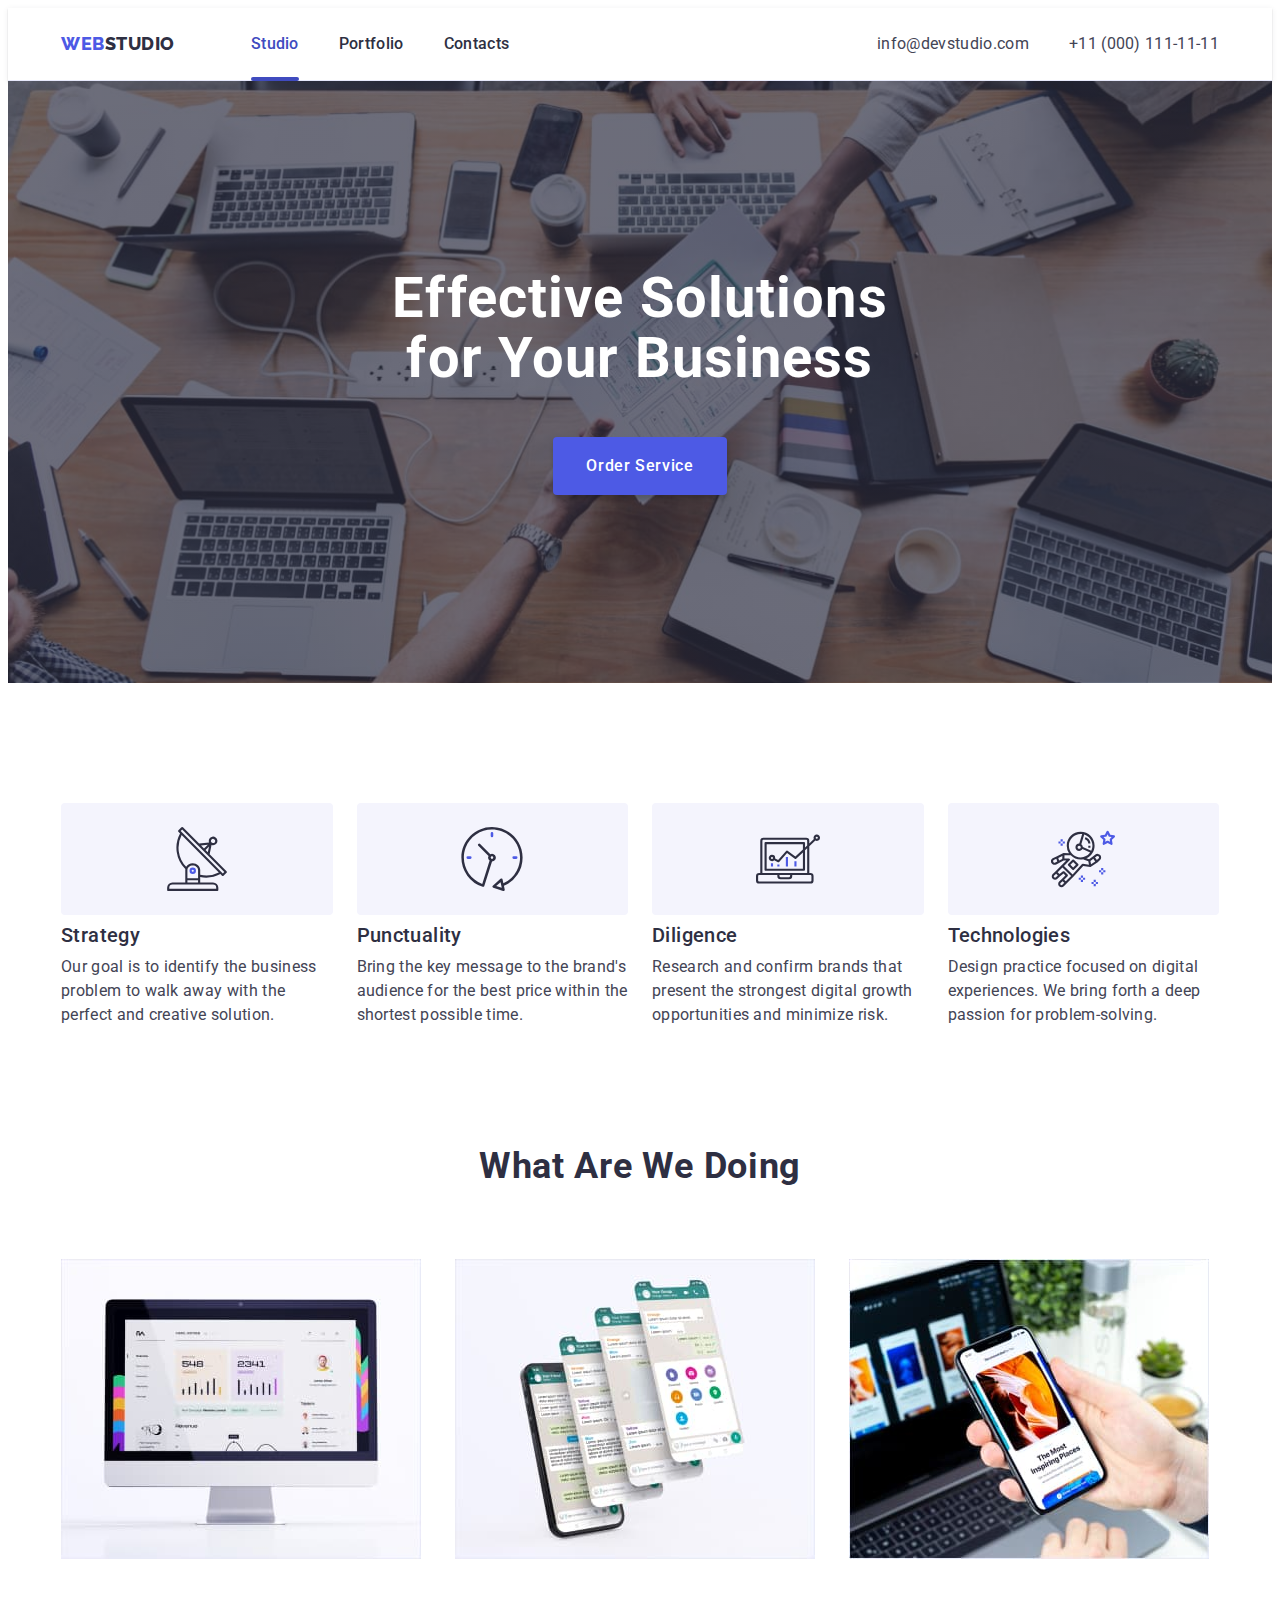
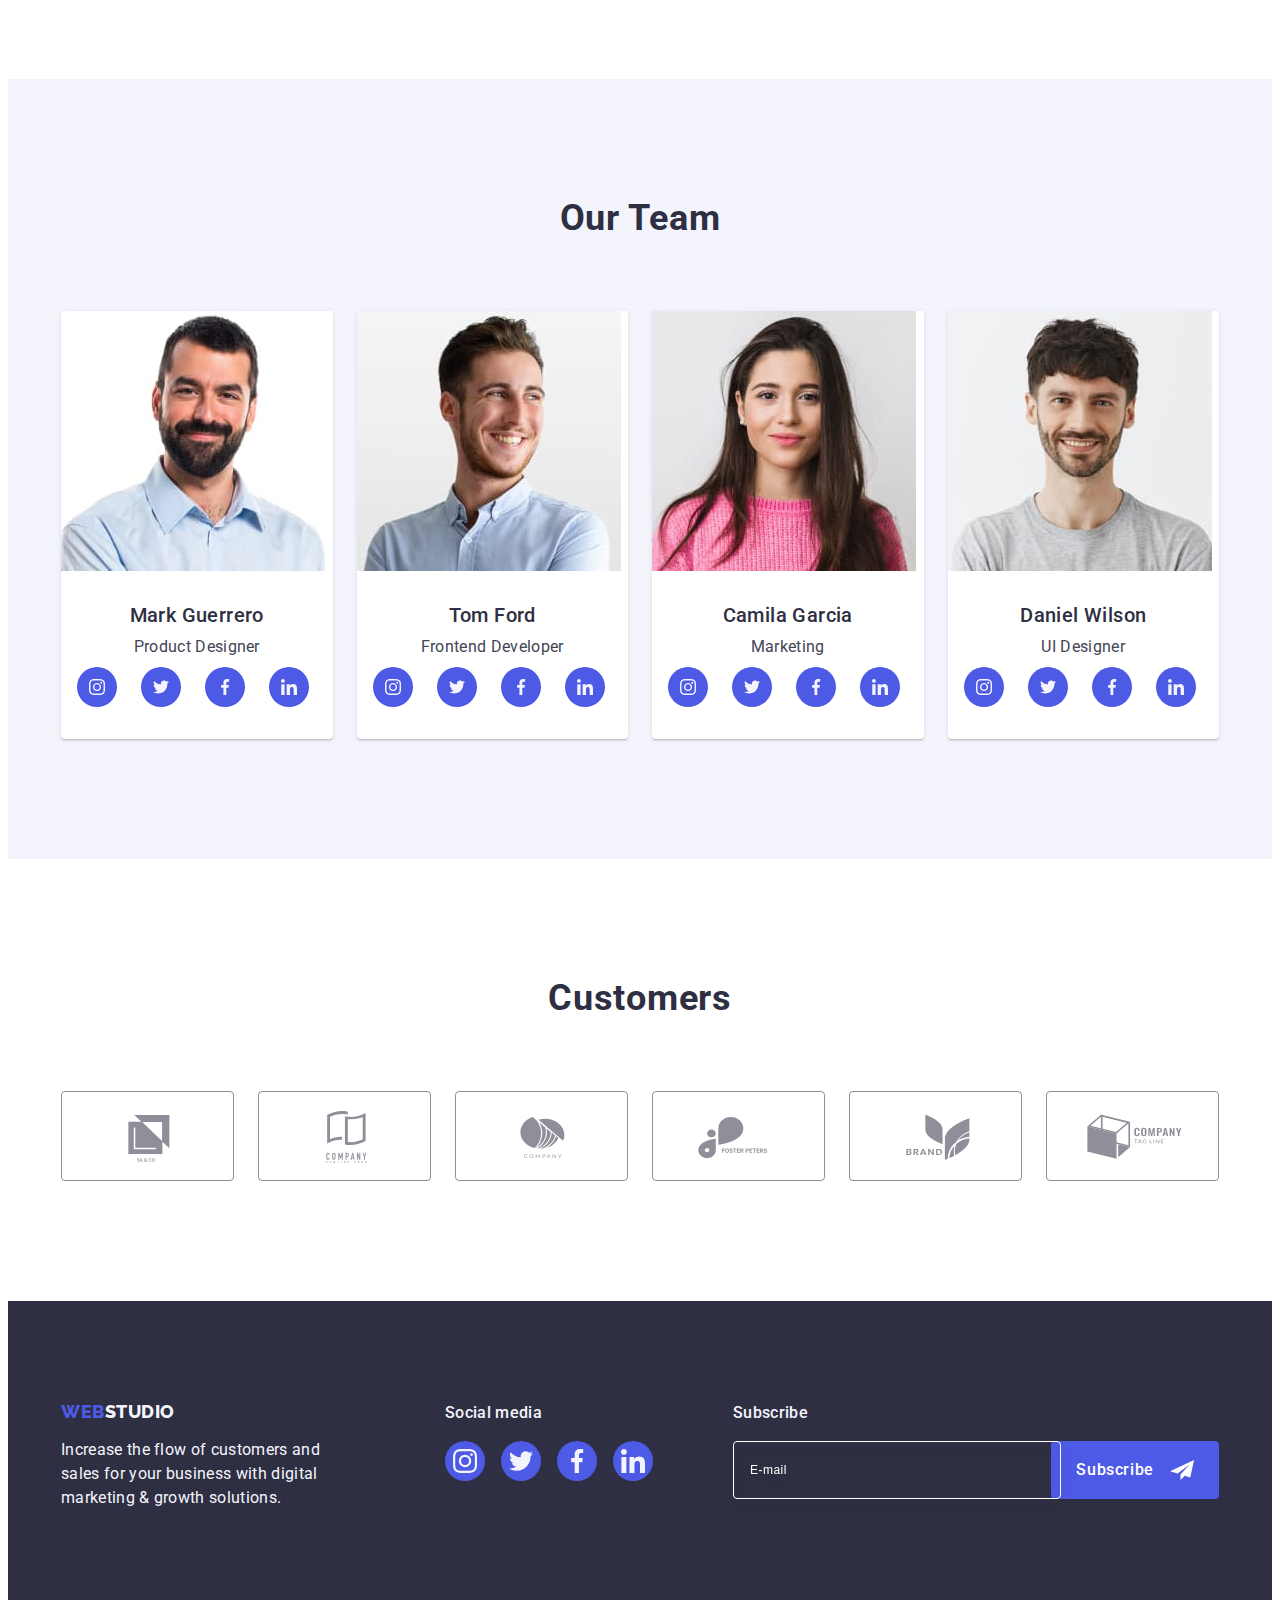
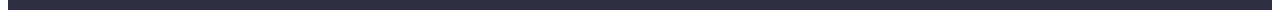
<file: index.html>
<!DOCTYPE html>
<html lang="en">
  <head>
    <meta charset="UTF-8" />
    <meta http-equiv="X-UA-Compatible" content="IE=edge" />
    <meta name="viewport" content="width=device-width, initial-scale=1.0" />
    <title>WebStudio</title>
    <link rel="preconnect" href="https://fonts.googleapis.com" />
    <link rel="preconnect" href="https://fonts.gstatic.com" crossorigin />
    <link
      href="https://fonts.googleapis.com/css2?family=Raleway:wght@800&family=Roboto:wght@400;500;700;900&display=swap"
      rel="stylesheet"
    />
    <link
      rel="stylesheet"
      href="https://cdnjs.cloudflare.com/ajax/libs/modern-normalize/1.1.0/modern-normalize.min.css"
      integrity="sha512-wpPYUAdjBVSE4KJnH1VR1HeZfpl1ub8YT/NKx4PuQ5NmX2tKuGu6U/JRp5y+Y8XG2tV+wKQpNHVUX03MfMFn9Q=="
      crossorigin="anonymous"
      referrerpolicy="no-referrer"
    />
    <link rel="stylesheet" href="./css/styles.css" />
  </head>
  <body>
    <!--Added header-->
    <header class="header">
      <div class="container header-container">
        <!--Added navigation-->
        <nav class="header-nav">
          <a href="./index.html" class="logo-link">
            Web<span class="header-span">Studio</span>
          </a>
          <ul class="nav-list">
            <li class="nav-item">
              <a href="./index.html" class="nav-link current">Studio</a>
            </li>
            <li class="nav-item">
              <a href="./portfolio.html" class="nav-link">Portfolio</a>
            </li>
            <li class="nav-item">
              <a href="" class="nav-link">Contacts </a>
            </li>
          </ul>
        </nav>
        <!--Added contacts-->
        <address class="header-contacts">
          <ul class="contacts-list">
            <li class="contact-item">
              <a href="mailto:info@devstudio.com" class="contact-link"
                >info@devstudio.com
              </a>
            </li>
            <li class="contact-item">
              <a href="tel:+110001111111" class="contact-link"
                >+11 (000) 111-11-11
              </a>
            </li>
          </ul>
        </address>
      </div>
    </header>
    <!--Added main-->
    <main class="main">
      <!--Added hero section-->
      <section class="hero">
        <div class="container">
          <h1 class="hero-title">Effective Solutions for Your Business</h1>
          <button type="button" class="hero-button" data-modal-open>
            Order Service
          </button>
        </div>
      </section>
      <!--Added section 1-->
      <section class="features section">
        <div class="container">
          <h2 class="features-title visually-hidden">Features</h2>
          <ul class="features-list">
            <li class="features-item">
              <div class="features-container">
                <svg class="features-icon" width="64px" height="64px">
                  <use href="./images/icons.svg#icon-antenna"></use>
                </svg>
              </div>
              <h3 class="features-name">Strategy</h3>
              <p class="features-text text">
                Our goal is to identify the business problem to walk away with
                the perfect and creative solution.
              </p>
            </li>
            <li class="features-item">
              <div class="features-container">
                <svg class="features-icon" width="64px" height="64px">
                  <use href="./images/icons.svg#icon-clock"></use>
                </svg>
              </div>
              <h3 class="features-name">Punctuality</h3>
              <p class="features-text text">
                Bring the key message to the brand's audience for the best price
                within the shortest possible time.
              </p>
            </li>
            <li class="features-item">
              <div class="features-container">
                <svg class="features-icon" width="64px" height="64px">
                  <use href="./images/icons.svg#icon-diagram"></use>
                </svg>
              </div>
              <h3 class="features-name">Diligence</h3>
              <p class="features-text text">
                Research and confirm brands that present the strongest digital
                growth opportunities and minimize risk.
              </p>
            </li>
            <li class="features-item">
              <div class="features-container">
                <svg class="features-icon" width="64px" height="64px">
                  <use href="./images/icons.svg#icon-astronaut"></use>
                </svg>
              </div>
              <h3 class="features-name">Technologies</h3>
              <p class="features-text text">
                Design practice focused on digital experiences. We bring forth a
                deep passion for problem-solving.
              </p>
            </li>
          </ul>
        </div>
      </section>
      <!--Added section 2-->
      <section class="work section">
        <div class="container">
          <h2 class="work-title">What are we doing</h2>
          <ul class="work-list">
            <li class="work-item">
              <img
                src="./images/computer.jpg"
                alt="Computer version of the site"
                width="360"
              />
            </li>
            <li class="work-item">
              <img
                src="./images/mobile-app.jpg"
                alt="Mobile application"
                width="360"
              />
            </li>
            <li class="work-item">
              <img
                src="./images/mobile-site.jpg"
                alt="Mobile version of the site"
                width="360"
              />
            </li>
          </ul>
        </div>
      </section>
      <!--Added section 3-->
      <section class="team section">
        <div class="container">
          <h2 class="team-title">Our Team</h2>
          <ul class="team-list">
            <li class="team-item">
              <img
                src="./images/guerrero.jpg"
                alt="Mark Guerrero"
                width="264"
              />
              <div class="team-card">
                <h3 class="team-name">Mark Guerrero</h3>
                <p class="team-text text">Product Designer</p>
                <ul class="social-list">
                  <li class="social-item">
                    <a href="" class="social-link social-team">
                      <svg class="social-icon" width="16px" height="16px">
                        <use href="./images/icons.svg#icon-instagram"></use>
                      </svg>
                    </a>
                  </li>
                  <li class="social-item">
                    <a href="" class="social-link social-team">
                      <svg class="social-icon" width="16px" height="16px">
                        <use href="./images/icons.svg#icon-twitter"></use>
                      </svg>
                    </a>
                  </li>
                  <li class="social-item">
                    <a href="" class="social-link social-team">
                      <svg class="social-icon" width="16px" height="16px">
                        <use href="./images/icons.svg#icon-facebook"></use>
                      </svg>
                    </a>
                  </li>
                  <li class="social-item">
                    <a href="" class="social-link social-team">
                      <svg class="social-icon" width="16px" height="16px">
                        <use href="./images/icons.svg#icon-linkedin"></use>
                      </svg>
                    </a>
                  </li>
                </ul>
              </div>
            </li>
            <li class="team-item">
              <img src="./images/ford.jpg" alt="Tom Ford" width="264" />
              <div class="team-card">
                <h3 class="team-name">Tom Ford</h3>
                <p class="team-text text">Frontend Developer</p>
                <ul class="social-list">
                  <li class="social-item">
                    <a href="" class="social-link social-team">
                      <svg class="social-icon" width="16px" height="16px">
                        <use href="./images/icons.svg#icon-instagram"></use>
                      </svg>
                    </a>
                  </li>
                  <li class="social-item">
                    <a href="" class="social-link social-team">
                      <svg class="social-icon" width="16px" height="16px">
                        <use href="./images/icons.svg#icon-twitter"></use>
                      </svg>
                    </a>
                  </li>
                  <li class="social-item">
                    <a href="" class="social-link social-team">
                      <svg class="social-icon" width="16px" height="16px">
                        <use href="./images/icons.svg#icon-facebook"></use>
                      </svg>
                    </a>
                  </li>
                  <li class="social-item">
                    <a href="" class="social-link social-team">
                      <svg class="social-icon" width="16px" height="16px">
                        <use href="./images/icons.svg#icon-linkedin"></use>
                      </svg>
                    </a>
                  </li>
                </ul>
              </div>
            </li>
            <li class="team-item">
              <img src="./images/garcia.jpg" alt="Camila Garcia" width="264" />
              <div class="team-card">
                <h3 class="team-name">Camila Garcia</h3>
                <p class="team-text text">Marketing</p>
                <ul class="social-list">
                  <li class="social-item">
                    <a href="" class="social-link social-team">
                      <svg class="social-icon" width="16px" height="16px">
                        <use href="./images/icons.svg#icon-instagram"></use>
                      </svg>
                    </a>
                  </li>
                  <li class="social-item">
                    <a href="" class="social-link social-team">
                      <svg class="social-icon" width="16px" height="16px">
                        <use href="./images/icons.svg#icon-twitter"></use>
                      </svg>
                    </a>
                  </li>
                  <li class="social-item">
                    <a href="" class="social-link social-team">
                      <svg class="social-icon" width="16px" height="16px">
                        <use href="./images/icons.svg#icon-facebook"></use>
                      </svg>
                    </a>
                  </li>
                  <li class="social-item">
                    <a href="" class="social-link social-team">
                      <svg class="social-icon" width="16px" height="16px">
                        <use href="./images/icons.svg#icon-linkedin"></use>
                      </svg>
                    </a>
                  </li>
                </ul>
              </div>
            </li>
            <li class="team-item">
              <img src="./images/wilson.jpg" alt="Daniel Wilson" width="264" />
              <div class="team-card">
                <h3 class="team-name">Daniel Wilson</h3>
                <p class="team-text text">UI Designer</p>
                <ul class="social-list">
                  <li class="social-item">
                    <a href="" class="social-link social-team">
                      <svg class="social-icon" width="16px" height="16px">
                        <use href="./images/icons.svg#icon-instagram"></use>
                      </svg>
                    </a>
                  </li>
                  <li class="social-item">
                    <a href="" class="social-link social-team">
                      <svg class="social-icon" width="16px" height="16px">
                        <use href="./images/icons.svg#icon-twitter"></use>
                      </svg>
                    </a>
                  </li>
                  <li class="social-item">
                    <a href="" class="social-link social-team">
                      <svg class="social-icon" width="16px" height="16px">
                        <use href="./images/icons.svg#icon-facebook"></use>
                      </svg>
                    </a>
                  </li>
                  <li class="social-item">
                    <a href="" class="social-link social-team">
                      <svg class="social-icon" width="16px" height="16px">
                        <use href="./images/icons.svg#icon-linkedin"></use>
                      </svg>
                    </a>
                  </li>
                </ul>
              </div>
            </li>
          </ul>
        </div>
      </section>
      <section class="customers section">
        <div class="container">
          <h2 class="customer-title">Customers</h2>
          <ul class="customer-list">
            <li class="customer-item">
              <a href="" class="customer-link">
                <svg class="customer-icon" width="104px" height="56px">
                  <use href="./images/icons.svg#icon-company1"></use>
                </svg>
              </a>
            </li>
            <li class="customer-item">
              <a href="" class="customer-link">
                <svg class="customer-icon" width="104px" height="56px">
                  <use href="./images/icons.svg#icon-company2"></use>
                </svg>
              </a>
            </li>
            <li class="customer-item">
              <a href="" class="customer-link">
                <svg class="customer-icon" width="104px" height="56px">
                  <use href="./images/icons.svg#icon-company3"></use>
                </svg>
              </a>
            </li>
            <li class="customer-item">
              <a href="" class="customer-link">
                <svg class="customer-icon" width="104px" height="56px">
                  <use href="./images/icons.svg#icon-company4"></use>
                </svg>
              </a>
            </li>
            <li class="customer-item">
              <a href="" class="customer-link">
                <svg class="customer-icon" width="104px" height="56px">
                  <use href="./images/icons.svg#icon-company5"></use>
                </svg>
              </a>
            </li>
            <li class="customer-item">
              <a href="" class="customer-link">
                <svg class="customer-icon" width="104px" height="56px">
                  <use href="./images/icons.svg#icon-company6"></use>
                </svg>
              </a>
            </li>
          </ul>
        </div>
      </section>
    </main>
    <!--Added footer-->
    <footer class="footer">
      <div class="container footer-container">
        <div class="footer-information">
          <a class="logo-link" href="./index.html">
            Web<span class="footer-span">Studio</span>
          </a>
          <p class="footer-slogan">
            Increase the flow of customers and sales for your business with
            digital marketing & growth solutions.
          </p>
        </div>
        <div class="footer-social">
          <p class="social-text text">Social media</p>
          <ul class="social-list">
            <li class="social-item">
              <a href="" class="social-link social-footer">
                <svg class="social-icon" width="24px" height="24px">
                  <use href="./images/icons.svg#icon-instagram"></use>
                </svg>
              </a>
            </li>
            <li class="social-item">
              <a href="" class="social-link social-footer">
                <svg class="social-icon" width="24px" height="24px">
                  <use href="./images/icons.svg#icon-twitter"></use>
                </svg>
              </a>
            </li>
            <li class="social-item">
              <a href="" class="social-link social-footer">
                <svg class="social-icon" width="24px" height="24px">
                  <use href="./images/icons.svg#icon-facebook"></use>
                </svg>
              </a>
            </li>
            <li class="social-item">
              <a href="" class="social-link social-footer">
                <svg class="social-icon" width="24px" height="24px">
                  <use href="./images/icons.svg#icon-linkedin"></use>
                </svg>
              </a>
            </li>
          </ul>
        </div>
        <div class="footer-subscribe">
          <p class="subscribe-text text">Subscribe</p>
          <form name="subscribe-form" class="subscribe-form">
            <label class="subscribe-form-field">
              <input
                type="email"
                name="user_mail"
                class="subscribe-form-input"
                required
                placeholder="E-mail"
              />
            </label>
            <button type="submit" class="subscribe-form-submit">
              Subscribe
              <svg class="subscribe-form-icon" width="24px" height="24px">
                <use href="./images/icons.svg#icon-subscribe"></use>
              </svg>
            </button>
          </form>
        </div>
      </div>
    </footer>

    <div class="backdrop is-hidden" data-modal>
      <div class="modal">
        <button type="button" class="modal-button" data-modal-close>
          <svg class="modal-button-icon" width="8px" height="8px">
            <use href="./images/icons.svg#icon-close"></use>
          </svg>
        </button>
        <p class="modal-text text">
          Leave your contacts and we will call you back
        </p>
        <form name="modal-form" class="modal-form">
          <label class="modal-form-field">
            <span class="modal-form-description">Name</span>
            <span class="modal-form-input-wrapper">
              <input
                type="text"
                name="user_name"
                class="modal-form-input"
                required
                pattern="^[a-zA-Zа-яА-Я]+"
                minlength="2"
              />
              <svg class="input-icon" width="18px" height="24px">
                <use href="./images/icons.svg#icon-name"></use>
              </svg>
            </span>
          </label>
          <label class="modal-form-field">
            <span class="modal-form-description">Phone</span>
            <span class="modal-form-input-wrapper">
              <input
                type="tel"
                name="user_phone"
                class="modal-form-input"
                required
                pattern="[0-9]{3}[0-9]{3}[0-9]{2}[0-9]{2}"
                title="Phone: XXX-XXX-XX-XX"
              />
              <svg class="input-icon" width="18px" height="24px">
                <use href="./images/icons.svg#icon-phone"></use>
              </svg>
            </span>
          </label>
          <label class="modal-form-field">
            <span class="modal-form-description">Mail</span>
            <span class="modal-form-input-wrapper">
              <input
                type="email"
                name="user_mail"
                class="modal-form-input"
                required
              />
              <svg class="input-icon" width="18px" height="24px">
                <use href="./images/icons.svg#icon-email"></use>
              </svg>
            </span>
          </label>
          <label class="modal-form-field">
            <span class="modal-form-description">Comment</span>
            <textarea
              name="user_message"
              class="modal-form-message"
              placeholder="Text input"
            ></textarea>
          </label>
          <label for="user-policy" class="modal-form-policy-field">
            <input
              id="user-policy"
              type="checkbox"
              name="user_policy"
              class="modal-form-policy visually-hidden"
              required
            />
            <span class="modal-form-policy-checkbox">
              <svg class="checkbox-icon" width="16px" height="16px">
                <use href="./images/icons.svg#icon-checkbox"></use>
              </svg>
            </span>
            I accept the terms and conditions of the&nbsp;
            <a href="">Privacy Policy</a>
          </label>
          <button type="submit" class="modal-form-submit">Send</button>
        </form>
      </div>
    </div>
    <script src="./js/modal.js"></script>
  </body>
</html>
</file>
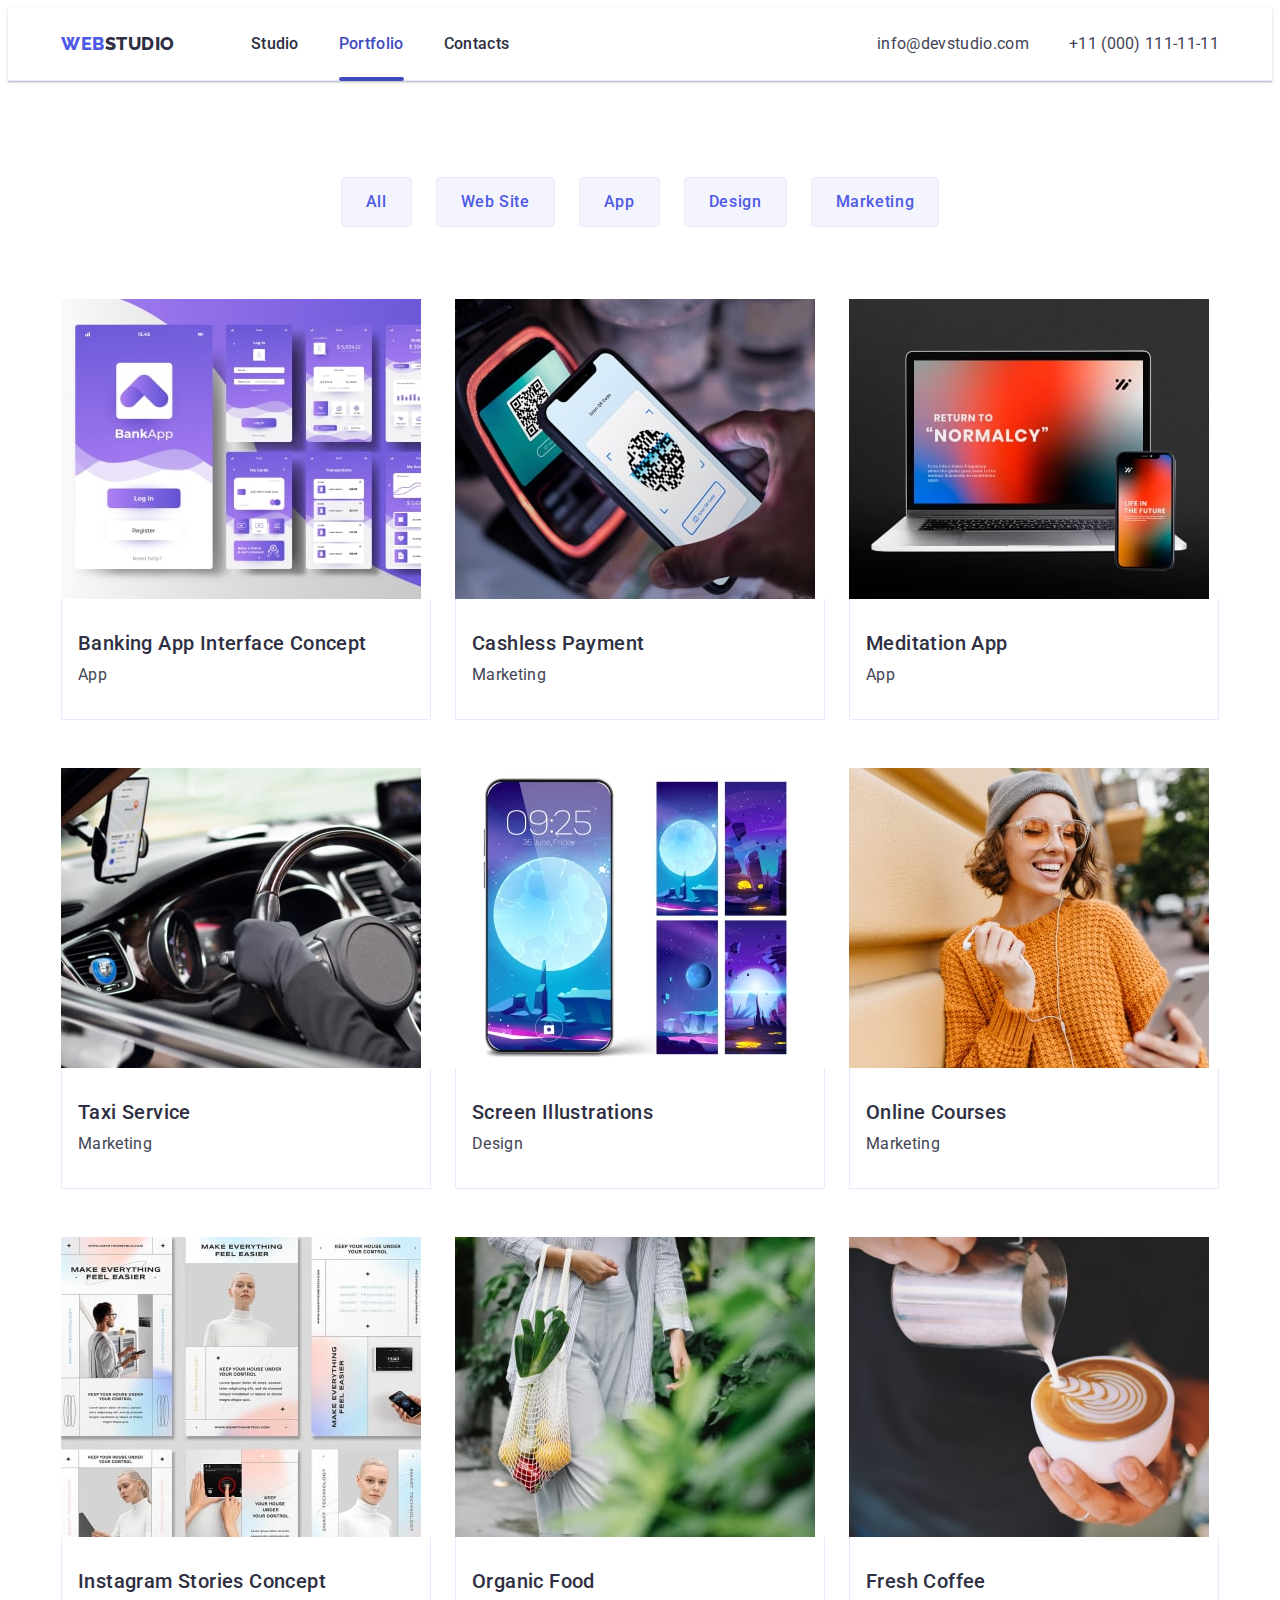
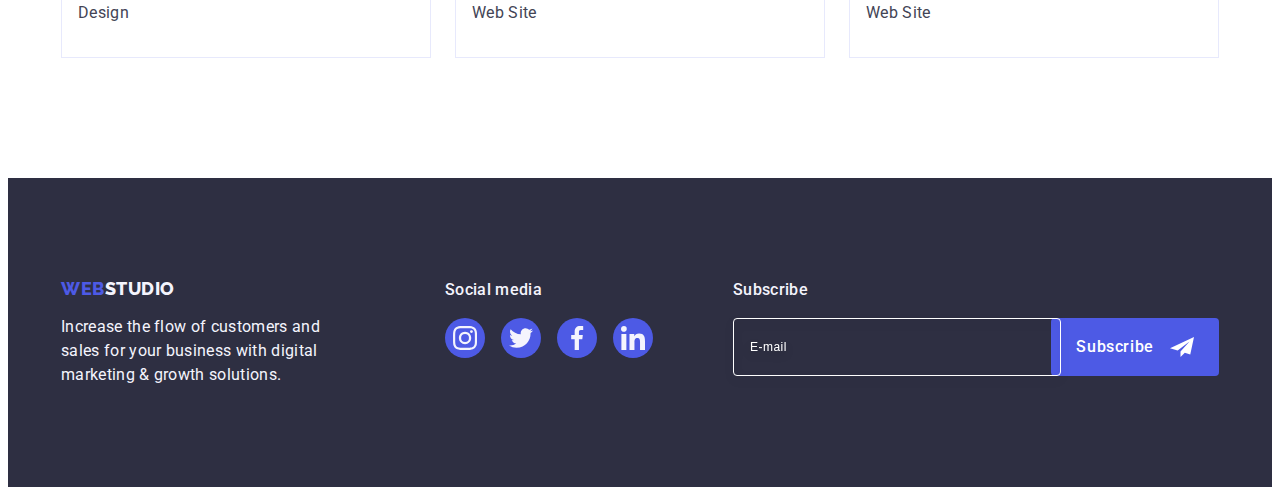
<file: portfolio.html>
<!DOCTYPE html>
<html lang="en">
  <head>
    <meta charset="UTF-8" />
    <meta http-equiv="X-UA-Compatible" content="IE=edge" />
    <meta name="viewport" content="width=device-width, initial-scale=1.0" />
    <title>WebStudio</title>
    <link rel="preconnect" href="https://fonts.googleapis.com" />
    <link rel="preconnect" href="https://fonts.gstatic.com" crossorigin />
    <link
      href="https://fonts.googleapis.com/css2?family=Raleway:wght@800&family=Roboto:wght@400;500;700;900&display=swap"
      rel="stylesheet"
    />
    <link
      rel="stylesheet"
      href="https://cdnjs.cloudflare.com/ajax/libs/modern-normalize/1.1.0/modern-normalize.min.css"
      integrity="sha512-wpPYUAdjBVSE4KJnH1VR1HeZfpl1ub8YT/NKx4PuQ5NmX2tKuGu6U/JRp5y+Y8XG2tV+wKQpNHVUX03MfMFn9Q=="
      crossorigin="anonymous"
      referrerpolicy="no-referrer"
    />
    <link rel="stylesheet" href="./css/styles.css" />
  </head>
  <body>
    <!--Added header-->
    <header class="header">
      <div class="container header-container">
        <!--Added navigation-->
        <nav class="header-nav">
          <a href="./index.html" class="logo-link">
            Web<span class="header-span">Studio</span>
          </a>
          <ul class="nav-list">
            <li class="nav-item">
              <a href="./index.html" class="nav-link">Studio</a>
            </li>
            <li class="nav-item">
              <a href="./portfolio.html" class="nav-link current">Portfolio</a>
            </li>
            <li class="nav-item">
              <a href="" class="nav-link">Contacts </a>
            </li>
          </ul>
        </nav>
        <!--Added contacts-->
        <address class="header-contacts">
          <ul class="contacts-list">
            <li class="contact-item">
              <a href="mailto:info@devstudio.com" class="contact-link"
                >info@devstudio.com
              </a>
            </li>
            <li class="contact-item">
              <a href="tel:+110001111111" class="contact-link"
                >+11 (000) 111-11-11
              </a>
            </li>
          </ul>
        </address>
      </div>
    </header>
    <!--Added main-->
    <main>
      <section class="filter section">
        <div class="container">
          <h1 class="filter-title visually-hidden">Filter</h1>
          <ul class="filter-list">
            <li class="filter-item">
              <button type="button" class="filter-button">All</button>
            </li>
            <li class="filter-item">
              <button type="button" class="filter-button">Web Site</button>
            </li>
            <li class="filter-item">
              <button type="button" class="filter-button">App</button>
            </li>
            <li class="filter-item">
              <button type="button" class="filter-button">Design</button>
            </li>
            <li class="filter-item">
              <button type="button" class="filter-button">Marketing</button>
            </li>
          </ul>
          <ul class="category-list">
            <li class="category-item">
              <a href="" class="category-link">
                <div class="category-thumb">
                  <img
                    src="./images/banking.jpg"
                    alt="Banking app interface concept"
                    width="360"
                  />
                  <div class="category-overlay">
                    <p class="overlay-text text">
                      14 Stylish and User-Friendly App Design Concepts · Task
                      Manager App · Calorie Tracker App · Exotic Fruit Ecommerce
                      App · Cloud Storage App
                    </p>
                  </div>
                </div>
                <div class="category-card">
                  <h2 class="category-name">Banking App Interface Concept</h2>
                  <p class="category-text text">App</p>
                </div>
              </a>
            </li>
            <li class="category-item">
              <a href="" class="category-link">
                <div class="category-thumb">
                  <img
                    src="./images/payment.jpg"
                    alt="Cashless payment"
                    width="360"
                  />
                  <div class="category-overlay">
                    <p class="overlay-text text">
                      14 Stylish and User-Friendly App Design Concepts · Task
                      Manager App · Calorie Tracker App · Exotic Fruit Ecommerce
                      App · Cloud Storage App
                    </p>
                  </div>
                </div>
                <div class="category-card">
                  <h2 class="category-name">Cashless Payment</h2>
                  <p class="category-text text">Marketing</p>
                </div>
              </a>
            </li>
            <li class="category-item">
              <a href="" class="category-link">
                <div class="category-thumb">
                  <img
                    src="./images/meditation.jpg"
                    alt="Meditation app"
                    width="360"
                  />
                  <div class="category-overlay">
                    <p class="overlay-text text">
                      14 Stylish and User-Friendly App Design Concepts · Task
                      Manager App · Calorie Tracker App · Exotic Fruit Ecommerce
                      App · Cloud Storage App
                    </p>
                  </div>
                </div>
                <div class="category-card">
                  <h2 class="category-name">Meditation App</h2>
                  <p class="category-text text">App</p>
                </div>
              </a>
            </li>
            <li class="category-item">
              <a href="" class="category-link">
                <div class="category-thumb">
                  <img src="./images/taxi.jpg" alt="Taxi service" width="360" />
                  <div class="category-overlay">
                    <p class="overlay-text text">
                      14 Stylish and User-Friendly App Design Concepts · Task
                      Manager App · Calorie Tracker App · Exotic Fruit Ecommerce
                      App · Cloud Storage App
                    </p>
                  </div>
                </div>
                <div class="category-card">
                  <h2 class="category-name">Taxi Service</h2>
                  <p class="category-text text">Marketing</p>
                </div>
              </a>
            </li>
            <li class="category-item">
              <a href="" class="category-link">
                <div class="category-thumb">
                  <img
                    src="./images/illustrations.jpg"
                    alt="Screen illustrations"
                    width="360"
                  />
                  <div class="category-overlay">
                    <p class="overlay-text text">
                      14 Stylish and User-Friendly App Design Concepts · Task
                      Manager App · Calorie Tracker App · Exotic Fruit Ecommerce
                      App · Cloud Storage App
                    </p>
                  </div>
                </div>
                <div class="category-card">
                  <h2 class="category-name">Screen Illustrations</h2>
                  <p class="category-text text">Design</p>
                </div>
              </a>
            </li>
            <li class="category-item">
              <a href="" class="category-link">
                <div class="category-thumb">
                  <img
                    src="./images/courses.jpg"
                    alt="Online courses"
                    width="360"
                  />
                  <div class="category-overlay">
                    <p class="overlay-text text">
                      14 Stylish and User-Friendly App Design Concepts · Task
                      Manager App · Calorie Tracker App · Exotic Fruit Ecommerce
                      App · Cloud Storage App
                    </p>
                  </div>
                </div>
                <div class="category-card">
                  <h2 class="category-name">Online Courses</h2>
                  <p class="category-text text">Marketing</p>
                </div>
              </a>
            </li>
            <li class="category-item">
              <a href="" class="category-link">
                <div class="category-thumb">
                  <img
                    src="./images/stories.jpg"
                    alt="Instagram stories concept"
                    width="360"
                  />
                  <div class="category-overlay">
                    <p class="overlay-text text">
                      14 Stylish and User-Friendly App Design Concepts · Task
                      Manager App · Calorie Tracker App · Exotic Fruit Ecommerce
                      App · Cloud Storage App
                    </p>
                  </div>
                </div>
                <div class="category-card">
                  <h2 class="category-name">Instagram Stories Concept</h2>
                  <p class="category-text text">Design</p>
                </div>
              </a>
            </li>
            <li class="category-item">
              <a href="" class="category-link">
                <div class="category-thumb">
                  <img src="./images/food.jpg" alt="Organic food" width="360" />
                  <div class="category-overlay">
                    <p class="overlay-text text">
                      14 Stylish and User-Friendly App Design Concepts · Task
                      Manager App · Calorie Tracker App · Exotic Fruit Ecommerce
                      App · Cloud Storage App
                    </p>
                  </div>
                </div>
                <div class="category-card">
                  <h2 class="category-name">Organic Food</h2>
                  <p class="category-text text">Web Site</p>
                </div>
              </a>
            </li>
            <li class="category-item">
              <a href="" class="category-link">
                <div class="category-thumb">
                  <img
                    src="./images/coffee.jpg"
                    alt="Fresh coffee"
                    width="360"
                  />
                  <div class="category-overlay">
                    <p class="overlay-text text">
                      14 Stylish and User-Friendly App Design Concepts · Task
                      Manager App · Calorie Tracker App · Exotic Fruit Ecommerce
                      App · Cloud Storage App
                    </p>
                  </div>
                </div>
                <div class="category-card">
                  <h2 class="category-name">Fresh Coffee</h2>
                  <p class="category-text text">Web Site</p>
                </div>
              </a>
            </li>
          </ul>
        </div>
      </section>
    </main>
    <!--Added footer-->
    <footer class="footer">
      <div class="container footer-container">
        <div class="footer-information">
          <a class="logo-link" href="./index.html">
            Web<span class="footer-span">Studio</span>
          </a>
          <p class="footer-slogan">
            Increase the flow of customers and sales for your business with
            digital marketing & growth solutions.
          </p>
        </div>
        <div class="footer-social">
          <p class="social-text text">Social media</p>
          <ul class="social-list">
            <li class="social-item">
              <a href="" class="social-link social-footer">
                <svg class="social-icon" width="24px" height="24px">
                  <use href="./images/icons.svg#icon-instagram"></use>
                </svg>
              </a>
            </li>
            <li class="social-item">
              <a href="" class="social-link social-footer">
                <svg class="social-icon" width="24px" height="24px">
                  <use href="./images/icons.svg#icon-twitter"></use>
                </svg>
              </a>
            </li>
            <li class="social-item">
              <a href="" class="social-link social-footer">
                <svg class="social-icon" width="24px" height="24px">
                  <use href="./images/icons.svg#icon-facebook"></use>
                </svg>
              </a>
            </li>
            <li class="social-item">
              <a href="" class="social-link social-footer">
                <svg class="social-icon" width="24px" height="24px">
                  <use href="./images/icons.svg#icon-linkedin"></use>
                </svg>
              </a>
            </li>
          </ul>
        </div>
        <div class="footer-subscribe">
          <p class="subscribe-text text">Subscribe</p>
          <form name="subscribe-form" class="subscribe-form">
            <label class="subscribe-form-field">
              <input
                type="email"
                name="email"
                class="subscribe-form-input"
                required
                placeholder="E-mail"
              />
            </label>
            <button type="submit" class="subscribe-form-submit">
              Subscribe
              <svg class="subscribe-form-icon" width="24px" height="24px">
                <use href="./images/icons.svg#icon-subscribe"></use>
              </svg>
            </button>
          </form>
        </div>
      </div>
    </footer>
  </body>
</html>
</file>
<file: css/styles.css>
:root {
    --primary-brand-color: #4D5AE5;
    --pressed-state-color: #404BBF;
    --dark-color: #2E2F42;
    --success-color: #31D0AA;
    --text-color: #434455;
    --subtle-text-color: #8E8F99;
    --accent-color: #E7E9FC;
    --light-color: #F4F4FD;
    --modal-overlay-color: rgba(46, 47, 66, 0.4);
    --hero-background-color: rgba(46, 47, 66, 0.7);
    --white-background-color: #FFFFFF;
    --modal-background-color: #FCFCFC;

    --typical-transition: 250ms cubic-bezier(0.4, 0, 0.2, 1);
}

/** Body style */
body {
    font-family: 'Roboto', sans-serif;
    color: var(--text-color);
    background-color: var(--white-background-color);
}

/** Container */
.container {
    padding-left: 15px;
    padding-right: 15px;
    margin-left: auto;
    margin-right: auto;
    width: 1158px;
}

/** Delete text decoration */
h1,
h2,
h3,
h4,
h5,
h6,
p {
    margin: 0;
}

ul {
    padding: 0;
    margin: 0;
    list-style-type: none;
}

a {
    font-style: normal;
    text-decoration: none;
}

img {
    display: block;
}

/**=============== Text style guide ===============*/
/** Header 1 */
.hero-title {
    margin-bottom: 48px;
    margin-left: auto;
    margin-right: auto;

    width: 496px;
    font-weight: 700;
    font-size: 56px;
    line-height: 1.07;
    letter-spacing: 0.02em;
    text-align: center;
    color: var(--white-background-color);
}

/** Header 2 */
.features-title,
.work-title,
.team-title,
.customer-title {
    margin-bottom: 72px;

    font-weight: 700;
    font-size: 36px;
    line-height: 1.11;
    letter-spacing: 0.02em;
    text-align: center;
    text-transform: capitalize;
    color: var(--dark-color);
}

/** Header 3 */
.features-name,
.team-name,
.category-name {
    margin-bottom: 8px;

    font-weight: 500;
    font-size: 20px;
    line-height: 1.2;
    letter-spacing: 0.02em;
    color: var(--dark-color);
}

/** Body text style */
.contact-link,
.text,
.footer-slogan {
    font-size: 16px;
    line-height: 1.5;
    letter-spacing: 0.02em;
    color: var(--text-color);
}

/**=============== Additional styles ===============*/
/** Additional class for sections  */
.section {
    padding-top: 120px;
    padding-bottom: 120px;
}

/** Additional hidden class  */
.visually-hidden {
    position: absolute;
    width: 1px;
    height: 1px;
    margin: -1px;
    border: 0;
    padding: 0;
    white-space: nowrap;
    clip-path: inset(100%);
    clip: rect(0 0 0 0);
    overflow: hidden;
}

/** Global style for buttons */
button {
    padding: 0;
    cursor: pointer;
    font-family: inherit;
    font-weight: 500;
    font-size: 16px;
    line-height: 1.5;
    letter-spacing: 0.04em;
    border: 1px solid transparent;
    border-radius: 4px;
}

/** Style for socials in team and footer section  */
.social-link {
    display: flex;
    justify-content: center;
    align-items: center;
    width: 40px;
    height: 40px;
    cursor: pointer;
    border-radius: 50%;
    background-color: var(--primary-brand-color);

    transition: background-color var(--typical-transition);
}

/** Color for social icons */
.social-icon {
    fill: var(--light-color);
}

/**=============== Header section ===============*/
header {
    border-bottom: 1px solid var(--accent-color);
    box-shadow: 0px 2px 1px rgba(46, 47, 66, 0.08), 0px 1px 1px rgba(46, 47, 66, 0.16), 0px 1px 6px rgba(46, 47, 66, 0.08);
}

/** Logo style in the header */
.logo-link {
    font-family: 'Raleway', sans-serif;
    font-weight: 800;
    font-size: 18px;
    line-height: 1.17;
    letter-spacing: 0.03em;
    text-transform: uppercase;
    color: var(--primary-brand-color);
}

.header .logo-link {
    margin-right: 76px;
}

/** Color for logo (tag span) */
.header-span {
    color: var(--dark-color);
}

/** Navigation style */
.header-container {
    display: flex;
    align-items: center;
    justify-content: space-between;
}

.header-nav {
    display: flex;
    align-items: center;
}

.nav-list {
    display: flex;
    gap: 40px;
}

.nav-link {
    position: relative;

    display: block;
    padding-top: 24px;
    padding-bottom: 24px;

    font-weight: 500;
    font-size: 16px;
    line-height: 1.5;
    letter-spacing: 0.02em;
    color: var(--dark-color);

    transition: color var(--typical-transition);
}

/** Current page style */
.current {
    color: var(--pressed-state-color);
}

.current::after {
    content: "";

    position: absolute;
    left: 0;
    bottom: -1px;

    display: block;
    width: 100%;
    height: 4px;
    border-radius: 2px;
    background-color: var(--pressed-state-color);
}

/** Contacts style */
.contacts-list {
    display: flex;
    gap: 40px;
}

.contact-link {
    display: block;
    padding-top: 24px;
    padding-bottom: 24px;

    transition: color var(--typical-transition);
}

/** Hover and focus for header */
.nav-link:hover,
.nav-link:focus,
.contact-link:hover,
.contact-link:focus {
    color: var(--pressed-state-color);
}

/**=============== Hero section ===============*/
.hero {
    max-width: 1440px;
    margin-right: auto;
    margin-left: auto;
    padding-top: 188px;
    padding-bottom: 188px;

    background-color: var(--dark-color);
    background-image: linear-gradient(to right,
            var(--hero-background-color),
            var(--hero-background-color)),
        url(../images/hero.jpg);
    background-repeat: no-repeat;
    background-position: center;
    background-size: cover;
}

.hero>.container {
    display: flex;
    flex-direction: column;
    justify-content: center;
    align-items: center;
}

/** Button in hero section */
.hero-button {
    padding: 16px 32px;

    min-width: 169px;
    min-height: 56px;
    box-shadow: 0px 4px 4px rgba(0, 0, 0, 0.15);
    background-color: var(--primary-brand-color);
    color: var(--white-background-color);

    transition: background-color var(--typical-transition);
}

/** Hover and focus for button in hero section */
.hero-button:hover,
.hero-button:focus {
    background-color: var(--pressed-state-color);
}

/**=============== Features section ===============*/
.features-list {
    display: flex;
    justify-content: space-between;
    gap: 24px;
}

.features-item {
    flex-basis: calc((100% - 72px)/4);
}

.features-container {
    display: flex;
    justify-content: center;
    align-items: center;
    margin-bottom: 8px;
    padding-top: 24px;
    padding-bottom: 24px;
    border-radius: 4px;
    background-color: var(--light-color);
}

/**=============== Work section ===============*/
.work {
    padding-top: 0;
}

.work-list {
    display: flex;
    justify-content: space-between;
    gap: 24px;
}

.work-item {
    flex-basis: calc((100% - 48px)/3);
}

/**=============== Team section ===============*/
.team {
    background-color: var(--light-color);
}

/** Style for cards in team section */
.team-list {
    display: flex;
    gap: 24px;
}

.team-item {
    height: 100%;
    flex-grow: 1;
    text-align: center;
    flex-basis: calc((100% - 72px)/4);

    border-radius: 0px 0px 4px 4px;
    box-shadow: 0px 1px 6px rgba(46, 47, 66, 0.08), 0px 1px 1px rgba(46, 47, 66, 0.16), 0px 2px 1px rgba(46, 47, 66, 0.08);
    background-color: var(--white-background-color);
}

.team-text {
    margin-bottom: 8px;
}

.team-card {
    padding-top: 32px;
    padding-right: 16px;
    padding-bottom: 32px;
    padding-left: 16px;
}

.team-item .social-list {
    display: flex;
    gap: 24px;
}

/** Hover and focus for socials in team section */
.social-link.social-team:hover,
.social-link.social-team:focus {
    background-color: var(--pressed-state-color);
}

/**=============== Customers section ===============*/
.customer-list {
    display: flex;
    justify-content: space-between;
    gap: 24px;
}

.customer-item {
    flex-basis: calc((100% - 72px)/6);
}

.customer-link {
    display: flex;
    justify-content: center;
    align-items: center;

    padding-top: 16px;
    padding-bottom: 16px;
    border: 1px solid var(--subtle-text-color);
    border-radius: 4px;

    transition: border-color var(--typical-transition);
}

/** Hover and focus for border in customers section */
.customer-link:hover,
.customer-link:focus {
    border-color: var(--pressed-state-color);
}

.customer-icon {
    display: flex;
    fill: var(--subtle-text-color);

    transition: fill var(--typical-transition);
}

/** Hover and focus for icons in customers section */
.customer-link:hover .customer-icon,
.customer-link:focus .customer-icon {
    fill: var(--pressed-state-color);
}

/**=============== Filter section ===============*/
.filter {
    padding-top: 96px;
}

.filter-list {
    display: flex;
    justify-content: center;
    margin-bottom: 72px;
    gap: 24px;
}

/** Button in filter section */
.filter-button {
    padding: 12px 24px;

    border-color: var(--accent-color);
    background-color: var(--light-color);
    color: var(--primary-brand-color);

    transition:
        color var(--typical-transition),
        border-color var(--typical-transition),
        box-shadow var(--typical-transition),
        background-color var(--typical-transition);
}

/** Hover and focus for button in filter section */
.filter-button:hover,
.filter-button:focus {
    color: var(--white-background-color);
    border-color: transparent;
    box-shadow: 0px 3px 1px rgba(0, 0, 0, 0.1), 0px 2px 1px rgba(0, 0, 0, 0.08), 0px 2px 2px rgba(0, 0, 0, 0.12);
    background-color: var(--pressed-state-color);
}

/** Style for cards in category */
.category-list {
    display: flex;
    gap: 48px 24px;
    flex-wrap: wrap;
}

.category-item {
    flex-basis: calc((100% - 48px) / 3);
    border-radius: 0px 0px 4px 4px;
}

.category-link {
    display: flex;
    flex-direction: column;
    height: 100%;

    transition: box-shadow var(--typical-transition);
}

/** Overlay style */
.category-thumb {
    position: relative;
    overflow: hidden;
}

.category-overlay {
    position: absolute;
    top: 0;
    left: 0;
    width: 100%;
    height: 100%;
    background-color: var(--primary-brand-color);

    transform: translateY(100%);
    transition: transform var(--typical-transition);
}

.overlay-text {
    display: flex;
    justify-content: center;
    padding: 40px 32px;
    color: var(--accent-color);
}

/** Hover and focus for overlay in filter section */
.category-link:hover .category-overlay,
.category-link:focus .category-overlay {
    transform: translateY(0);
}

/** Hover and focus for socials in filter section */
.category-link:hover,
.category-link:focus {
    box-shadow: 0px 1px 6px rgba(46, 47, 66, 0.08), 0px 1px 1px rgba(46, 47, 66, 0.16), 0px 2px 1px rgba(46, 47, 66, 0.08);
}

.category-card {
    flex-grow: 1;
    padding-top: 32px;
    padding-right: auto;
    padding-bottom: 32px;
    padding-left: 16px;
    border-right: 1px solid var(--accent-color);
    border-bottom: 1px solid var(--accent-color);
    border-left: 1px solid var(--accent-color);
}

/**=============== Footer section ===============*/
.footer {
    padding-top: 100px;
    padding-bottom: 100px;
    background-color: var(--dark-color);
}

.footer-container {
    display: flex;
}

/** Footer logo */
.footer .logo-link {
    display: inline-block;
    margin-bottom: 16px;
}

/** Color for logo (tag span) */
.footer-span {
    color: var(--light-color);
}

/** Footer information */
.footer-information {
    display: flex;
    flex-direction: column;
    margin-right: 120px;
    max-width: 264px;
}


.footer-slogan {
    color: var(--light-color);
}


.social-text {
    margin-bottom: 16px;
    font-weight: 500;
    color: var(--light-color);
}

/** Footer social */
.footer-social {
    display: flex;
    flex-direction: column;
    margin-right: 80px;
}

.footer-social .social-list {
    display: flex;
    gap: 16px;
}

/** Hover and focus for socials in footer section */
.social-link.social-footer:hover,
.social-link.social-footer:focus {
    background-color: var(--success-color);
}

/** Footer subscribe */
.footer-subscribe {
    display: flex;
    flex-direction: column;
    width: 100%;
}

.subscribe-text {
    margin-bottom: 16px;
    font-weight: 500;
    color: var(--light-color);
}

.subscribe-form {
    display: flex;
}

.subscribe-form-field {
    margin-right: 24px;
    width: 100%;
}

.subscribe-form-input {
    padding: 8px 16px;
    width: 100%;
    height: 40px;

    font-size: 12px;
    line-height: 2;
    letter-spacing: 0.04em;

    border: 1px solid var(--white-background-color);
    border-radius: 4px;
    background-color: transparent;
    color: var(--white-background-color);
    filter: drop-shadow(0px 4px 4px rgba(0, 0, 0, 0.15));
}

.subscribe-form-input::placeholder {
    color: var(--white-background-color);
}

/** Button (mail) in footer section */
.subscribe-form-submit {
    display: flex;
    justify-content: center;
    align-items: center;
    padding: 8px 24px;
    gap: 16px;

    background-color: var(--primary-brand-color);
    color: var(--white-background-color);

    transition: background-color var(--typical-transition);
}

.subscribe-form-icon {
    fill: var(--white-background-color);
}

/** Hover and focus for button (mail) in footer section */
.subscribe-form-submit:hover,
.subscribe-form-submit:focus {
    background-color: var(--pressed-state-color);
}

/**=============== Backdrop ===============*/
.backdrop {
    position: fixed;
    top: 0;
    left: 0;
    width: 100%;
    height: 100%;
    background-color: var(--modal-overlay-color);

    opacity: 1;

    transition:
        opacity var(--typical-transition),
        visibility var(--typical-transition);
}

.backdrop.is-hidden {
    opacity: 0;
    visibility: hidden;
    pointer-events: none;
}

.backdrop.is-hidden .modal {
    transform: translate(-50%, -50%) scale(0.9);
}

.modal {
    position: absolute;
    top: 50%;
    left: 50%;
    transform: translate(-50%, -50%) scale(1);

    width: 408px;
    min-height: 576px;
    padding: 24px;
    padding-top: 72px;

    background-color: var(--modal-background-color);
    box-shadow: 0px 1px 1px rgba(0, 0, 0, 0.14), 0px 1px 3px rgba(0, 0, 0, 0.12), 0px 2px 1px rgba(0, 0, 0, 0.2);
    border-radius: 4px;

    transition: transform var(--typical-transition);
}

/** Modal button (close) */
.modal-button {
    position: absolute;
    top: 24px;
    right: 24px;
    width: 24px;
    height: 24px;

    background-color: var(--accent-color);
    border: 1px solid rgba(0, 0, 0, 0.1);
    border-radius: 50%;

    transition:
        background-color var(--typical-transition),
        border-color var(--typical-transition);
}

.modal-button-icon {
    position: absolute;
    top: 50%;
    left: 50%;
    transform: translate(-50%, -50%);
    fill: var(--dark-color);

    transition: fill var(--typical-transition);
}

/** Hover and focus for modal button (close) */
.modal-button:hover,
.modal-button:focus {
    background-color: var(--pressed-state-color);
    border-color: transparent;
}

/** Hover and focus for modal icon (close)  */
.modal-button:hover .modal-button-icon,
.modal-button:focus .modal-button-icon {
    fill: var(--white-background-color);
}

/**=============== Modal form ===============*/
.modal-text {
    margin-bottom: 16px;
    text-align: center;

    font-weight: 500;
    color: var(--dark-color);
}

.modal-form {
    display: flex;
    flex-direction: column;
    flex-wrap: wrap;
}

.modal-form-field {
    margin-bottom: 8px;
}

.modal-form-description {
    display: block;
    margin-bottom: 4px;
    font-size: 12px;
    line-height: 1.16;
    letter-spacing: 0.04em;
    color: var(--subtle-text-color);
}

.modal-form-input-wrapper {
    position: relative;
    display: block;
}

.modal-form-input {
    width: 100%;
    height: 40px;
    padding-left: 38px;

    font-size: 12px;
    line-height: 1.16;
    letter-spacing: 0.04em;

    color: var(--dark-color);
    border: 1px solid var(--modal-overlay-color);
    border-radius: 4px;

    transition: border-color var(--typical-transition);
}

/** Focus for modal input */
.modal-form-input:focus {
    border-color: var(--primary-brand-color);
    outline: none;
}

/** Transition for modal icon */
.input-icon {
    transition: fill var(--typical-transition);
}

/** Focus for modal icon*/
.modal-form-input:focus+.input-icon {
    fill: var(--primary-brand-color);
}

/** Icon from modal */
.input-icon {
    position: absolute;
    top: 50%;
    left: 16px;
    transform: translateY(-50%);
    fill: var(--dark-color);
}

/** Textarea from modal */
label:nth-last-child(3) {
    margin-bottom: 16px;
}

.modal-form-message {
    display: block;
    width: 100%;
    height: 120px;
    padding: 8px 16px;
    resize: none;

    font-size: 12px;
    line-height: 1.16;
    letter-spacing: 0.04em;

    color: var(--dark-color);
    border: 1px solid var(--modal-overlay-color);
    border-radius: 4px;

    transition: border-color var(--typical-transition);
}

.modal-form-message::placeholder {
    color: var(--modal-overlay-color);
}

/** Focus for modal textarea */
.modal-form-message:focus {
    border-color: var(--primary-brand-color);
    outline: none;
}

/** Policy from modal */
.modal-form-policy-field {
    display: flex;
    align-items: center;
    margin-bottom: 24px;
    font-size: 12px;
    line-height: 1.16;
    letter-spacing: 0.04em;
    color: var(--subtle-text-color);
}

/** Custom checkbox from modal */
.modal-form-policy-checkbox {
    display: flex;
    justify-content: center;
    align-items: center;
    margin-right: 8px;

    border: 1px solid var(--modal-overlay-color);
    border-radius: 2px;
    cursor: pointer;

    transition:
        background-color var(--typical-transition),
        background-image var(--typical-transition);
}

/** Active checkbox modal form */
.modal-form-policy:checked+.modal-form-policy-checkbox {
    background-color: var(--pressed-state-color);
    border-color: var(--pressed-state-color);
}

/** Іcon in checkbox modal form*/
.checkbox-icon {
    opacity: 0;
    fill: var(--light-color);
}

/** Active icon in checkbox modal form */
.modal-form-policy:checked+.modal-form-policy-checkbox>.checkbox-icon {
    opacity: 1;
}

.modal-form-policy-field>a {
    text-decoration: underline;
    color: #4D5AE5;
}

/** Button in modal form (send) */
.modal-form-submit {
    align-self: center;
    padding: 16px 32px;

    min-width: 169px;
    min-height: 56px;
    box-shadow: 0px 4px 4px rgba(0, 0, 0, 0.15);
    background-color: var(--primary-brand-color);
    color: var(--white-background-color);

    transition: background-color var(--typical-transition);
}

/** Hover and focus for button in hero section */
.modal-form-submit:hover,
.modal-form-submit:focus {
    background-color: var(--pressed-state-color);
}
</file>
